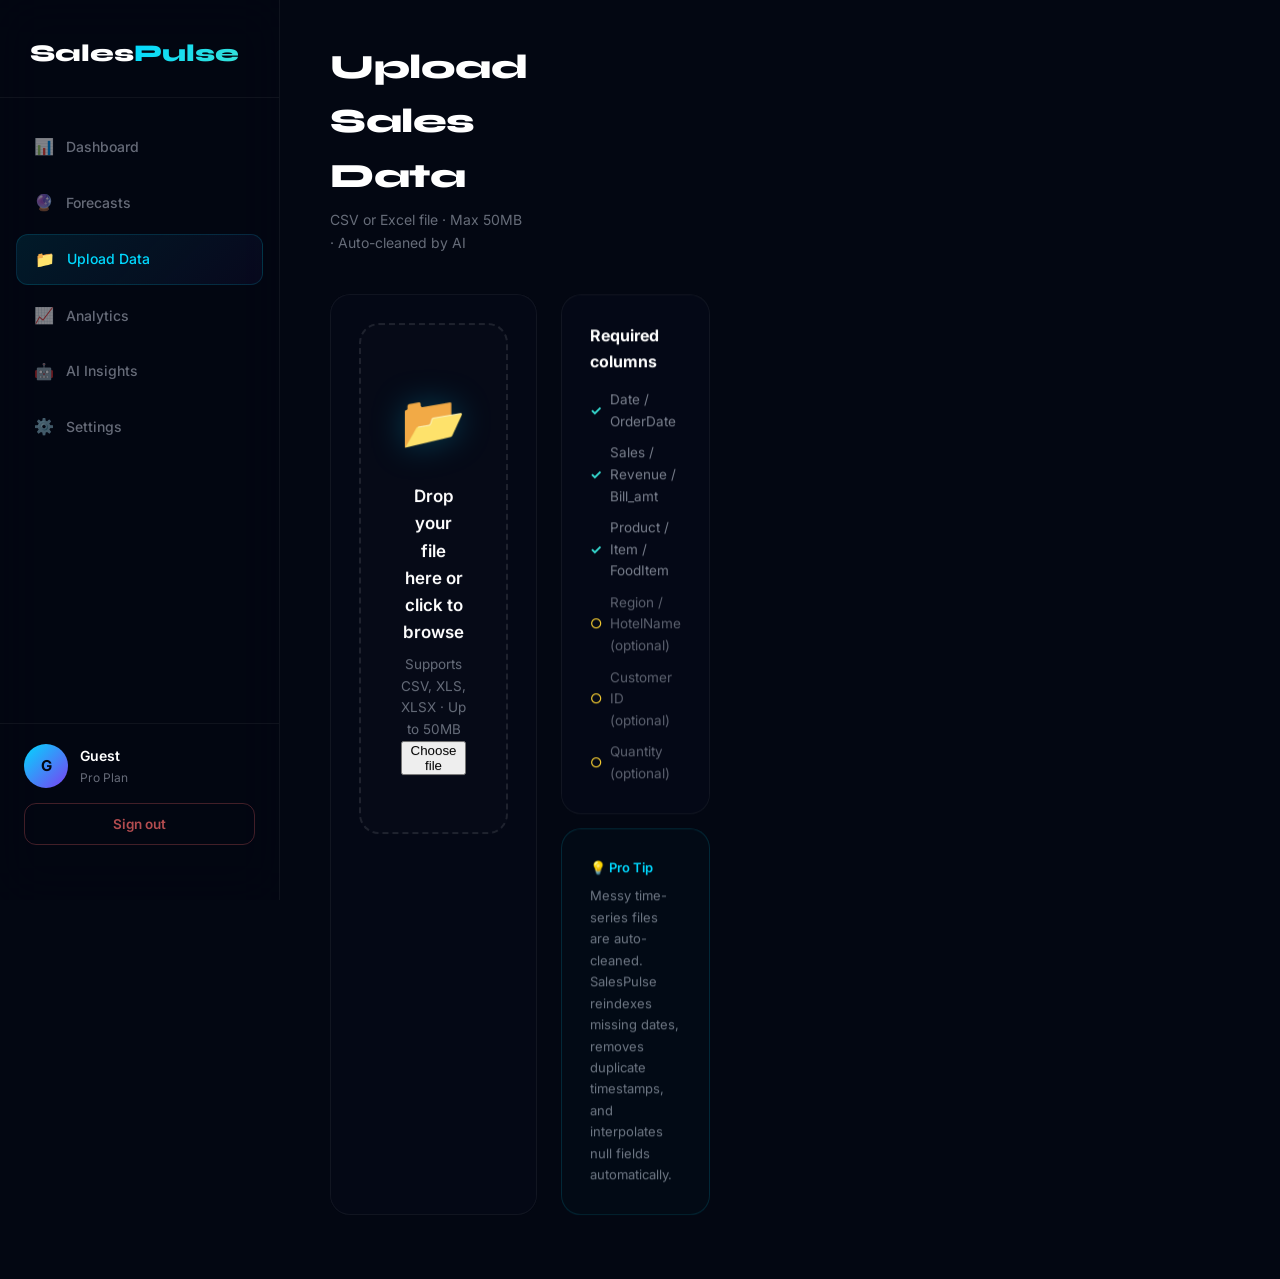
<file: salespulse/frontend/upload.html>
<!DOCTYPE html>
<html lang="en">
<head>
<meta charset="UTF-8"><meta name="viewport" content="width=device-width,initial-scale=1.0">
<meta name="description" content="Upload your sales data CSV or Excel file for AI-powered analysis and forecasting.">
<title>Upload Data — SalesPulse AI</title>
<link href="https://fonts.googleapis.com/css2?family=Inter:wght@300;400;500;600;700&family=Syne:wght@700;800&display=swap" rel="stylesheet">
<link rel="stylesheet" href="style.css">
<script src="https://cdnjs.cloudflare.com/ajax/libs/gsap/3.12.2/gsap.min.js"></script>
</head>
<body>
<!-- Aurora blobs -->
<div class="aurora-container">
  <div class="aurora-blob aurora-blob-1"></div>
  <div class="aurora-blob aurora-blob-2"></div>
  <div class="aurora-blob aurora-blob-3"></div>
</div>

<canvas id="mesh"></canvas>
<div class="dash-layout">
  <aside class="sidebar">
    <div class="sb-logo">Sales<span>Pulse</span></div>
    <ul class="sb-nav">
      <li><a href="dashboard.html"><span class="sb-icon">📊</span> Dashboard</a></li>
      <li><a href="forecast.html"><span class="sb-icon">🔮</span> Forecasts</a></li>
      <li><a href="upload.html" class="active"><span class="sb-icon">📁</span> Upload Data</a></li>
      <li><a href="#"><span class="sb-icon">📈</span> Analytics</a></li>
      <li><a href="#"><span class="sb-icon">🤖</span> AI Insights</a></li>
      <li><a href="#"><span class="sb-icon">⚙️</span> Settings</a></li>
    </ul>
    <div class="sb-bottom">
      <div class="sb-user">
        <div class="sb-avatar" id="userInitial">A</div>
        <div><div class="sb-name" id="userName">Aman Gupta</div><div class="sb-role">Pro Plan</div></div>
      </div>
      <button id="logoutBtn" class="btn-sidebar-logout">Sign out</button>
    </div>
  </aside>

  <main class="dash-main">
    <div class="dash-header">
      <div>
        <div class="dash-title">Upload Sales Data</div>
        <div class="dash-sub">CSV or Excel file · Max 50MB · Auto-cleaned by AI</div>
      </div>
    </div>

    <div style="display:grid;grid-template-columns:1.2fr 1fr;gap:24px;margin-bottom:24px" class="grid-container">
      <div class="chart-card">
        <div class="upload-zone" id="dropZone">
          <div class="upload-icon">📂</div>
          <div class="upload-text">Drop your file here or click to browse</div>
          <div class="upload-sub">Supports CSV, XLS, XLSX · Up to 50MB</div>
          <button class="btn-upload" type="button">Choose file</button>
          <input type="file" id="fileInput" accept=".csv,.xls,.xlsx" style="display:none">
        </div>

        <div id="uploadProgress" style="display:none;margin-top:16px">
          <div style="background:rgba(255,255,255,0.02);border:1px solid rgba(255,255,255,0.06);border-radius:12px;padding:20px">
            <div style="display:flex;justify-content:space-between;margin-bottom:10px">
              <span style="font-size:13.5px;color:#fff;font-weight:500" id="progressLabel">Uploading...</span>
              <span style="font-size:13px;color:#00D9FF;font-weight:600" id="progressPct">0%</span>
            </div>
            <div style="height:6px;background:rgba(255,255,255,.06);border-radius:100px;overflow:hidden">
              <div id="progressBar" style="height:100%;width:0%;background:linear-gradient(90deg,#00D9FF,#7B3FF2);border-radius:100px;transition:width .4s ease"></div>
            </div>
          </div>
        </div>
      </div>

      <div style="display:flex;flex-direction:column;gap:14px">
        <div class="chart-card">
          <div class="chart-title" style="margin-bottom:15px">Required columns</div>
          <div style="display:flex;flex-direction:column;gap:10px">
            <div style="display:flex;align-items:center;gap:8px;font-size:13.5px;color:rgba(201,209,224,.6)"><span style="color:#38E2D8;font-weight:700">✓</span> Date / OrderDate</div>
            <div style="display:flex;align-items:center;gap:8px;font-size:13.5px;color:rgba(201,209,224,.6)"><span style="color:#38E2D8;font-weight:700">✓</span> Sales / Revenue / Bill_amt</div>
            <div style="display:flex;align-items:center;gap:8px;font-size:13.5px;color:rgba(201,209,224,.6)"><span style="color:#38E2D8;font-weight:700">✓</span> Product / Item / FoodItem</div>
            <div style="display:flex;align-items:center;gap:8px;font-size:13.5px;color:rgba(201,209,224,.45)"><span style="color:#FBD134">○</span> Region / HotelName (optional)</div>
            <div style="display:flex;align-items:center;gap:8px;font-size:13.5px;color:rgba(201,209,224,.45)"><span style="color:#FBD134">○</span> Customer ID (optional)</div>
            <div style="display:flex;align-items:center;gap:8px;font-size:13.5px;color:rgba(201,209,224,.45)"><span style="color:#FBD134">○</span> Quantity (optional)</div>
          </div>
        </div>
        <div class="chart-card" style="background:rgba(0,217,255,.02);border-color:rgba(0,217,255,.15)">
          <div style="font-size:13px;font-weight:600;color:#00D9FF;margin-bottom:8px">💡 Pro Tip</div>
          <div style="font-size:13px;color:rgba(201,209,224,.55);line-height:1.65">Messy time-series files are auto-cleaned. SalesPulse reindexes missing dates, removes duplicate timestamps, and interpolates null fields automatically.</div>
        </div>
      </div>
    </div>

    <div class="chart-card" id="previewCard" style="display:none;margin-top:24px">
      <div class="chart-title" style="margin-bottom:14px">✅ Data Preview</div>
      <div style="overflow-x:auto">
        <table class="dash-table" id="previewTable">
          <thead id="previewHead"><tr></tr></thead>
          <tbody id="previewBody"></tbody>
        </table>
      </div>
      <div style="margin-top:20px;display:flex;gap:12px">
        <button onclick="location.href='forecast.html'" class="btn-nav-cta" style="font-size:14px;padding:12px 28px">Run AI Forecast →</button>
        <button onclick="location.href='dashboard.html'" class="btn-ghost" style="font-size:14px">View Dashboard</button>
      </div>
    </div>
  </main>
</div>

<script src="main.js"></script>
<script>
// Upload handler — async function
async function handleUpload(file) {
  if (!file) return;
  const prog = document.getElementById('uploadProgress');
  const bar = document.getElementById('progressBar');
  const pct = document.getElementById('progressPct');
  const lbl = document.getElementById('progressLabel');

  prog.style.display = 'block';
  bar.style.width = '30%';
  pct.textContent = '30%';
  lbl.textContent = 'Uploading ' + file.name + '...';
  showToast('Uploading ' + file.name + '...');

  const tkn = localStorage.getItem('token');
  const form = new FormData();
  form.append('file', file, file.name);

  try {
    bar.style.width = '60%';
    pct.textContent = '60%';
    lbl.textContent = 'Processing with AI validation...';

    const resp = await fetch(window.API_BASE + '/api/upload', {
      method: 'POST',
      headers: tkn ? { 'Authorization': 'Bearer ' + tkn } : {},
      body: form
    });

    if (resp.ok) {
      const res = await resp.json();
      bar.style.width = '100%';
      pct.textContent = '100%';
      lbl.textContent = 'Complete!';
      showToast('Uploaded ' + res.rows + ' rows successfully!');

      if (res.preview && res.preview.length > 0) {
        const card = document.getElementById('previewCard');
        const thead = document.getElementById('previewHead').querySelector('tr');
        const tbody = document.getElementById('previewBody');

        thead.innerHTML = (res.columns || Object.keys(res.preview[0])).map(c => '<th>' + c + '</th>').join('');
        tbody.innerHTML = res.preview.map(row => {
          const cols = res.columns || Object.keys(row);
          return '<tr>' + cols.map(c => '<td>' + (row[c] !== null && row[c] !== undefined ? row[c] : '') + '</td>').join('') + '</tr>';
        }).join('');

        card.style.display = 'block';
        
        // GSAP animate reveal
        gsap.from(card, { duration: 0.8, y: 30, opacity: 0, ease: "power4.out" });
        card.scrollIntoView({ behavior: 'smooth', block: 'center' });
      }
    } else {
      const err = await resp.json().catch(() => null);
      bar.style.width = '0%';
      showToast('Upload failed: ' + (err?.detail || resp.status), 'error');
    }
  } catch (e) {
    showToast('Backend unavailable — processing locally...', 'error');
    bar.style.width = '100%';
    pct.textContent = '100%';
    lbl.textContent = 'Processed locally';

    const reader = new FileReader();
    reader.onload = () => {
      const txt = reader.result;
      const lines = txt.split('\n').filter(l => l.trim());
      if (lines.length < 2) { showToast('File appears empty', 'error'); return; }

      const headers = lines[0].split(',').map(h => h.trim());
      const rows = lines.slice(1, 6);

      const card = document.getElementById('previewCard');
      const thead = document.getElementById('previewHead').querySelector('tr');
      const tbody = document.getElementById('previewBody');

      thead.innerHTML = headers.map(h => '<th>' + h + '</th>').join('');
      tbody.innerHTML = rows.map(r => '<tr>' + r.split(',').map(c => '<td>' + c.trim() + '</td>').join('') + '</tr>').join('');

      card.style.display = 'block';
      gsap.from(card, { duration: 0.8, y: 30, opacity: 0, ease: "power4.out" });
      card.scrollIntoView({ behavior: 'smooth', block: 'center' });
    };
    reader.readAsText(file.slice(0, 50000));
  }
}

const dz = document.getElementById('dropZone');
const fi = document.getElementById('fileInput');
if (dz && fi) {
  dz.addEventListener('click', () => fi.click());
  dz.addEventListener('dragover', e => { e.preventDefault(); dz.style.borderColor = '#00D9FF'; });
  dz.addEventListener('dragleave', () => { dz.style.borderColor = 'rgba(255,255,255,0.1)'; });
  dz.addEventListener('drop', e => { e.preventDefault(); dz.style.borderColor = 'rgba(255,255,255,0.1)'; handleUpload(e.dataTransfer.files[0]); });
  fi.addEventListener('change', () => { handleUpload(fi.files[0]); });
}

// User display
const uName = localStorage.getItem('userName') || 'Guest';
const nameEl = document.getElementById('userName');
const initEl = document.getElementById('userInitial');
if (nameEl) nameEl.textContent = uName;
if (initEl) initEl.textContent = uName.charAt(0).toUpperCase();

// Logout
document.getElementById('logoutBtn').addEventListener('click', function() {
  localStorage.removeItem('token');
  localStorage.removeItem('userName');
  localStorage.removeItem('sp_user');
  window.location.href = 'index.html';
});

// GSAP reveals
window.addEventListener('DOMContentLoaded', () => {
    gsap.from(".grid-container > div", { duration: 1, y: 30, opacity: 0, stagger: 0.15, ease: "power4.out" });
});
</script>
</body>
</html>
</file>
<file: salespulse/frontend/style.css>
/* ═══════════════════════════════════════════════════════════════════════════
   SalesPulse AI — Modern Premium Design System
   Inspired by Apple, Linear, Stripe, and OpenAI.
   ═══════════════════════════════════════════════════════════════════════════ */

@import url('https://fonts.googleapis.com/css2?family=Inter:wght@300;400;500;600;700&family=Syne:wght@700;800&display=swap');

:root {
  --bg-color: #030712;
  --panel-bg: rgba(10, 15, 30, 0.45);
  --panel-border: rgba(255, 255, 255, 0.055);
  --primary-glow: rgba(0, 217, 255, 0.15);
  
  --color-primary: #00D9FF;
  --color-secondary: #7B3FF2;
  --color-accent: #38E2D8;
  --color-text: #C9D1E0;
  --color-text-muted: rgba(201, 209, 224, 0.5);
  --color-text-bright: #ffffff;
  
  --font-sans: 'Inter', -apple-system, BlinkMacSystemFont, "Segoe UI", Roboto, sans-serif;
  --font-display: 'Syne', sans-serif;
  
  --glass-blur: blur(24px);
  --transition-smooth: all 0.5s cubic-bezier(0.16, 1, 0.3, 1);
  --transition-fast: all 0.25s cubic-bezier(0.16, 1, 0.3, 1);
}

*, *::before, *::after {
  box-sizing: border-box;
  margin: 0;
  padding: 0;
}

html {
  scroll-behavior: smooth;
  background-color: var(--bg-color);
}

body {
  font-family: var(--font-sans);
  background: var(--bg-color);
  color: var(--color-text);
  overflow-x: hidden;
  line-height: 1.6;
  -webkit-font-smoothing: antialiased;
}

/* ── AURORA GRADIENTS ── */
.aurora-container {
  position: fixed;
  inset: 0;
  z-index: -2;
  overflow: hidden;
  pointer-events: none;
}

.aurora-blob {
  position: absolute;
  width: 600px;
  height: 600px;
  border-radius: 50%;
  filter: blur(160px);
  opacity: 0.12;
  mix-blend-mode: screen;
  animation: float-aurora 25s infinite alternate ease-in-out;
}

.aurora-blob-1 {
  background: radial-gradient(circle, var(--color-primary) 0%, transparent 80%);
  top: -10%;
  left: -10%;
  animation-duration: 20s;
}

.aurora-blob-2 {
  background: radial-gradient(circle, var(--color-secondary) 0%, transparent 80%);
  bottom: -10%;
  right: -10%;
  animation-duration: 28s;
  animation-delay: -5s;
}

.aurora-blob-3 {
  background: radial-gradient(circle, var(--color-accent) 0%, transparent 80%);
  top: 40%;
  left: 50%;
  width: 500px;
  height: 500px;
  animation-duration: 24s;
  animation-delay: -10s;
}

@keyframes float-aurora {
  0% { transform: translate(0, 0) scale(1) rotate(0deg); }
  50% { transform: translate(80px, 50px) scale(1.1) rotate(180deg); }
  100% { transform: translate(-40px, -80px) scale(0.9) rotate(360deg); }
}

/* ── MESH BACKGROUND FOR SECTIONS ── */
#mesh {
  position: fixed;
  inset: 0;
  z-index: -1;
  pointer-events: none;
  opacity: 0.35;
}

/* ── PREMIUM SCROLLBAR ── */
::-webkit-scrollbar {
  width: 8px;
  height: 8px;
}
::-webkit-scrollbar-track {
  background: rgba(0, 0, 0, 0.2);
}
::-webkit-scrollbar-thumb {
  background: rgba(255, 255, 255, 0.08);
  border-radius: 4px;
  transition: var(--transition-fast);
}
::-webkit-scrollbar-thumb:hover {
  background: rgba(0, 217, 255, 0.3);
}

/* ── GLASS PANEL CLASS ── */
.glass-panel {
  background: var(--panel-bg);
  backdrop-filter: var(--glass-blur);
  -webkit-backdrop-filter: var(--glass-blur);
  border: 1px solid var(--panel-border);
  border-radius: 20px;
  box-shadow: 0 16px 40px rgba(0, 0, 0, 0.35), inset 0 1px 1px rgba(255, 255, 255, 0.03);
  transition: var(--transition-smooth);
}

.glass-panel:hover {
  border-color: rgba(0, 217, 255, 0.15);
  box-shadow: 0 20px 50px rgba(0, 217, 255, 0.05), inset 0 1px 1px rgba(255, 255, 255, 0.05);
}

/* ── NAVIGATION BAR ── */
.nav {
  position: fixed;
  top: 0;
  left: 0;
  right: 0;
  z-index: 200;
  height: 70px;
  display: flex;
  align-items: center;
  padding: 0 6%;
  backdrop-filter: var(--glass-blur);
  -webkit-backdrop-filter: var(--glass-blur);
  background: rgba(3, 7, 18, 0.65);
  border-bottom: 1px solid var(--panel-border);
  transition: var(--transition-smooth);
}

.nav-logo {
  font-family: var(--font-display);
  font-size: 22px;
  font-weight: 800;
  letter-spacing: -0.5px;
  color: var(--color-text-bright);
}

.nav-logo span {
  background: linear-gradient(135deg, var(--color-primary), var(--color-accent));
  -webkit-background-clip: text;
  -webkit-text-fill-color: transparent;
  background-clip: text;
}

.nav-links {
  display: flex;
  gap: 32px;
  list-style: none;
  margin-left: 48px;
}

.nav-links a {
  font-size: 14px;
  font-weight: 500;
  color: var(--color-text-muted);
  text-decoration: none;
  transition: var(--transition-fast);
  position: relative;
  padding: 6px 0;
}

.nav-links a::after {
  content: '';
  position: absolute;
  bottom: 0;
  left: 0;
  width: 0;
  height: 1px;
  background: var(--color-primary);
  transition: var(--transition-fast);
}

.nav-links a:hover {
  color: var(--color-text-bright);
}

.nav-links a:hover::after {
  width: 100%;
}

.nav-right {
  margin-left: auto;
  display: flex;
  gap: 16px;
  align-items: center;
}

/* ── HIGH END BUTTONS ── */
.btn {
  display: inline-flex;
  align-items: center;
  justify-content: center;
  padding: 12px 28px;
  border-radius: 12px;
  font-size: 14.5px;
  font-weight: 600;
  font-family: var(--font-sans);
  text-decoration: none;
  cursor: pointer;
  transition: var(--transition-smooth);
  border: none;
  position: relative;
  overflow: hidden;
}

.btn-primary {
  background: linear-gradient(135deg, var(--color-primary), var(--color-secondary));
  color: var(--color-text-bright);
  box-shadow: 0 8px 30px rgba(123, 63, 242, 0.25);
}

.btn-primary:hover {
  transform: translateY(-2px);
  box-shadow: 0 12px 40px rgba(0, 217, 255, 0.4);
}

.btn-secondary {
  background: rgba(255, 255, 255, 0.03);
  color: var(--color-text-bright);
  border: 1px solid rgba(255, 255, 255, 0.08);
}

.btn-secondary:hover {
  background: rgba(255, 255, 255, 0.07);
  border-color: rgba(0, 217, 255, 0.3);
  transform: translateY(-2px);
}

.btn-ghost {
  padding: 10px 24px;
  border: 1px solid var(--panel-border);
  border-radius: 10px;
  background: transparent;
  color: var(--color-text);
  font-size: 13.5px;
  font-weight: 500;
  cursor: pointer;
  transition: var(--transition-fast);
}

.btn-ghost:hover {
  background: rgba(255, 255, 255, 0.03);
  border-color: rgba(0, 217, 255, 0.3);
  color: var(--color-text-bright);
}

.btn-nav-cta {
  padding: 10px 22px;
  border-radius: 10px;
  background: linear-gradient(135deg, var(--color-primary), var(--color-accent));
  border: none;
  color: #030712;
  font-size: 13.5px;
  font-weight: 600;
  cursor: pointer;
  transition: var(--transition-fast);
}

.btn-nav-cta:hover {
  transform: translateY(-1px);
  box-shadow: 0 4px 20px rgba(0, 217, 255, 0.35);
}

.btn-sidebar-logout {
  width: 100%;
  margin-top: 15px;
  padding: 12px;
  background: transparent;
  border: 1.5px solid rgba(255, 107, 107, 0.25);
  border-radius: 12px;
  color: rgba(255, 107, 107, 0.7);
  font-size: 13.5px;
  cursor: pointer;
  font-family: var(--font-sans);
  font-weight: 600;
  transition: var(--transition-fast);
}

.btn-sidebar-logout:hover {
  background: rgba(255, 107, 107, 0.1);
  border-color: rgba(255, 107, 107, 0.55);
  color: #ff6b6b;
}

.btn-full {
  width: 100%;
}

.btn-icon {
  margin-left: 8px;
  transition: var(--transition-fast);
}

.btn:hover .btn-icon {
  transform: translateX(4px);
}

/* ── HERO CONTAINER & LANDING PAGE ── */
.hero-container {
  position: relative;
  width: 100%;
  min-height: 100vh;
  display: flex;
  align-items: center;
  justify-content: center;
  overflow: hidden;
  padding: 120px 4% 80px;
}

#heroCanvas {
  position: absolute;
  top: 0;
  left: 0;
  width: 100%;
  height: 100%;
  z-index: 1;
}

.hero-content {
  position: relative;
  z-index: 10;
  text-align: center;
  padding: 40px;
  max-width: 900px;
}

.hero-logo {
  margin-bottom: 24px;
}

.hero-logo svg {
  filter: drop-shadow(0 0 35px rgba(0, 217, 255, 0.6));
}

.hero-title {
  font-family: var(--font-display);
  font-size: clamp(48px, 7.5vw, 92px);
  font-weight: 800;
  line-height: 1.05;
  color: var(--color-text-bright);
  margin: 16px 0;
  letter-spacing: -2.5px;
  background: linear-gradient(135deg, #fff 30%, rgba(255, 255, 255, 0.6) 100%);
  -webkit-background-clip: text;
  -webkit-text-fill-color: transparent;
  background-clip: text;
}

.hero-title em {
  font-style: normal;
  background: linear-gradient(135deg, var(--color-primary), var(--color-secondary));
  -webkit-background-clip: text;
  -webkit-text-fill-color: transparent;
  background-clip: text;
}

.hero-subtitle {
  font-size: 19px;
  color: var(--color-text-muted);
  max-width: 580px;
  margin: 20px auto 35px;
  line-height: 1.7;
}

.hero-features {
  display: flex;
  gap: 16px;
  justify-content: center;
  flex-wrap: wrap;
  margin-bottom: 40px;
}

.feature-badge {
  padding: 8px 18px;
  background: rgba(255, 255, 255, 0.02);
  border: 1px solid rgba(255, 255, 255, 0.06);
  border-radius: 30px;
  font-size: 13px;
  font-weight: 500;
  color: var(--color-text);
  transition: var(--transition-fast);
}

.feature-badge:hover {
  background: rgba(0, 217, 255, 0.05);
  border-color: rgba(0, 217, 255, 0.35);
  color: var(--color-primary);
  transform: translateY(-2px);
}

.hero-buttons {
  display: flex;
  gap: 16px;
  justify-content: center;
}

.floating-cards {
  display: flex;
  gap: 24px;
  justify-content: center;
  margin-top: 80px;
}

.card {
  padding: 24px;
  background: rgba(255, 255, 255, 0.02);
  border: 1px solid rgba(255, 255, 255, 0.05);
  border-radius: 18px;
  backdrop-filter: var(--glass-blur);
  -webkit-backdrop-filter: var(--glass-blur);
  animation: float 4s ease-in-out infinite;
  transition: var(--transition-smooth);
}

.card-1 { animation-delay: 0s; }
.card-2 { animation-delay: 0.8s; }
.card-3 { animation-delay: 1.6s; }

.card:hover {
  background: rgba(255, 255, 255, 0.05);
  border-color: rgba(0, 217, 255, 0.3);
  transform: translateY(-8px) scale(1.02);
  box-shadow: 0 20px 40px rgba(0, 217, 255, 0.06);
}

.card-icon {
  font-size: 36px;
  margin-bottom: 12px;
}

.card-text {
  font-size: 14.5px;
  font-weight: 600;
  color: var(--color-primary);
}

@keyframes float {
  0%, 100% { transform: translateY(0px); }
  50% { transform: translateY(-12px); }
}

.scroll-indicator {
  position: absolute;
  bottom: 40px;
  left: 50%;
  transform: translateX(-50%);
  animation: bounce 2s infinite;
  color: var(--color-text-muted);
  font-size: 13px;
  letter-spacing: 1px;
}

@keyframes bounce {
  0%, 100% { transform: translateX(-50%) translateY(0); }
  50% { transform: translateX(-50%) translateY(-8px); }
}

/* ── FEATURES SECTION ── */
.features-section {
  background: rgba(3, 7, 18, 0.6);
  padding: 120px 6%;
  border-top: 1px solid var(--panel-border);
}

.section-content {
  max-width: 1200px;
  margin: 0 auto;
}

.section-content h2 {
  font-family: var(--font-display);
  font-size: clamp(36px, 5vw, 56px);
  font-weight: 800;
  text-align: center;
  color: var(--color-text-bright);
  margin-bottom: 70px;
  letter-spacing: -1.5px;
  background: linear-gradient(135deg, #fff 40%, rgba(255,255,255,0.5) 100%);
  -webkit-background-clip: text;
  -webkit-text-fill-color: transparent;
  background-clip: text;
}

.features-grid {
  display: grid;
  grid-template-columns: repeat(auto-fit, minmax(280px, 1fr));
  gap: 30px;
}

.feature-item {
  padding: 40px;
  background: var(--panel-bg);
  backdrop-filter: var(--glass-blur);
  -webkit-backdrop-filter: var(--glass-blur);
  border: 1px solid var(--panel-border);
  border-radius: 24px;
  transition: var(--transition-smooth);
}

.feature-item:hover {
  background: rgba(255, 255, 255, 0.02);
  border-color: rgba(0, 217, 255, 0.25);
  transform: translateY(-6px);
  box-shadow: 0 20px 40px rgba(0, 0, 0, 0.3);
}

.feature-icon {
  font-size: 44px;
  margin-bottom: 24px;
}

.feature-item h3 {
  font-size: 20px;
  font-weight: 700;
  color: var(--color-text-bright);
  margin-bottom: 14px;
}

.feature-item p {
  font-size: 14.5px;
  color: var(--color-text-muted);
  line-height: 1.65;
}

/* ── AUTH PAGES ── */
.auth-page {
  position: fixed;
  top: 0;
  left: 0;
  width: 100%;
  height: 100%;
  display: flex;
  align-items: center;
  justify-content: center;
  padding: 24px;
}

#authBgCanvas {
  position: fixed;
  top: 0;
  left: 0;
  width: 100%;
  height: 100%;
  z-index: -1;
}

.auth-container {
  display: grid;
  grid-template-columns: 1.1fr 0.9fr;
  gap: 60px;
  max-width: 1100px;
  width: 100%;
  z-index: 10;
}

.auth-card {
  background: rgba(12, 17, 32, 0.65);
  backdrop-filter: var(--glass-blur);
  -webkit-backdrop-filter: var(--glass-blur);
  border: 1px solid var(--panel-border);
  border-radius: 28px;
  padding: 50px;
  box-shadow: 0 24px 70px rgba(0, 0, 0, 0.55);
}

.auth-header {
  margin-bottom: 35px;
  text-align: center;
}

.logo-mini {
  margin-bottom: 16px;
  display: flex;
  justify-content: center;
}

.logo-mini svg {
  filter: drop-shadow(0 0 20px rgba(0, 217, 255, 0.5));
}

.auth-header h1 {
  font-family: var(--font-display);
  font-size: 32px;
  font-weight: 800;
  color: var(--color-text-bright);
  margin-bottom: 8px;
}

.auth-header p {
  font-size: 15px;
  color: var(--color-text-muted);
}

.auth-form {
  display: flex;
  flex-direction:column;
  gap: 18px;
}

.form-group {
  position: relative;
}

.form-group label {
  display: block;
  font-size: 12px;
  font-weight: 600;
  color: rgba(201, 209, 224, 0.7);
  margin-bottom: 8px;
  text-transform: uppercase;
  letter-spacing: 0.8px;
}

.form-group input {
  width: 100%;
  padding: 14px 18px;
  background: rgba(255, 255, 255, 0.02);
  border: 1.5px solid rgba(255, 255, 255, 0.06);
  border-radius: 12px;
  color: var(--color-text-bright);
  font-size: 14.5px;
  font-family: inherit;
  outline: none;
  transition: var(--transition-fast);
}

.form-group input:focus {
  background: rgba(0, 217, 255, 0.04);
  border-color: rgba(0, 217, 255, 0.4);
  box-shadow: 0 0 20px rgba(0, 217, 255, 0.15);
}

.form-group input::placeholder {
  color: rgba(255, 255, 255, 0.15);
}

.input-focus {
  position: absolute;
  bottom: 0;
  left: 0;
  width: 0;
  height: 2px;
  background: linear-gradient(90deg, var(--color-primary), var(--color-accent));
  transition: var(--transition-fast);
}

.form-group input:focus ~ .input-focus {
  width: 100%;
}

.form-remember, .form-terms {
  display: flex;
  gap: 10px;
  align-items: center;
  font-size: 13.5px;
  color: var(--color-text-muted);
}

.form-remember input, .form-terms input {
  accent-color: var(--color-primary);
  width: 16px;
  height: 16px;
  cursor: pointer;
}

.auth-divider {
  text-align: center;
  font-size: 13px;
  color: rgba(201, 209, 224, 0.35);
  margin: 20px 0;
}

.auth-footer {
  text-align: center;
  margin-top: 20px;
}

.auth-footer a {
  color: var(--color-primary);
  text-decoration: none;
  font-size: 13.5px;
  transition: var(--transition-fast);
}

.auth-footer a:hover {
  color: var(--color-text-bright);
}

.auth-info {
  display: flex;
  flex-direction: column;
  gap: 24px;
  justify-content: center;
}

.info-item {
  text-align: left;
  padding: 24px;
  background: rgba(255, 255, 255, 0.02);
  border: 1px solid rgba(255, 255, 255, 0.05);
  border-radius: 20px;
  backdrop-filter: var(--glass-blur);
  -webkit-backdrop-filter: var(--glass-blur);
  transition: var(--transition-fast);
}

.info-item:hover {
  background: rgba(255, 255, 255, 0.04);
  transform: translateX(4px);
}

.info-icon {
  font-size: 32px;
  margin-bottom: 12px;
}

.info-item h3 {
  font-size: 17px;
  font-weight: 700;
  color: var(--color-text-bright);
  margin-bottom: 6px;
}

.info-item p {
  font-size: 13.5px;
  color: var(--color-text-muted);
}

/* ── DASHBOARD LAYOUT & SIDENAV ── */
.dash-layout {
  display: grid;
  grid-template-columns: 280px 1fr;
  min-height: 100vh;
  background: var(--bg-color);
}

.sidebar {
  background: rgba(3, 7, 18, 0.85);
  backdrop-filter: var(--glass-blur);
  -webkit-backdrop-filter: var(--glass-blur);
  border-right: 1px solid var(--panel-border);
  padding: 35px 0;
  position: fixed;
  left: 0;
  top: 0;
  bottom: 0;
  width: 280px;
  z-index: 100;
  display: flex;
  flex-direction: column;
  overflow-y: auto;
}

.sb-logo {
  font-family: var(--font-display);
  font-size: 24px;
  font-weight: 800;
  padding: 0 30px 24px;
  border-bottom: 1px solid rgba(255, 255, 255, 0.05);
  margin-bottom: 24px;
  color: var(--color-text-bright);
}

.sb-logo span {
  background: linear-gradient(135deg, var(--color-primary), var(--color-accent));
  -webkit-background-clip: text;
  -webkit-text-fill-color: transparent;
  background-clip: text;
}

.sb-nav {
  list-style: none;
  padding: 0 16px;
  flex-grow: 1;
}

.sb-nav li a {
  display: flex;
  align-items: center;
  gap: 12px;
  padding: 12px 18px;
  border-radius: 12px;
  color: var(--color-text-muted);
  text-decoration: none;
  font-size: 14px;
  font-weight: 500;
  transition: var(--transition-smooth);
  margin-bottom: 6px;
}

.sb-nav li a:hover {
  background: rgba(255, 255, 255, 0.03);
  color: var(--color-text-bright);
}

.sb-nav li a.active {
  background: linear-gradient(135deg, rgba(0, 217, 255, 0.1), rgba(123, 63, 242, 0.05));
  border: 1px solid rgba(0, 217, 255, 0.15);
  color: var(--color-primary);
}

.sb-icon {
  font-size: 16px;
}

.sb-bottom {
  padding: 20px 24px;
  border-top: 1px solid rgba(255, 255, 255, 0.05);
}

.sb-user {
  display: flex;
  align-items: center;
  gap: 12px;
}

.sb-avatar {
  width: 44px;
  height: 44px;
  border-radius: 50%;
  background: linear-gradient(135deg, var(--color-primary), var(--color-secondary));
  display: flex;
  align-items: center;
  justify-content: center;
  font-size: 15px;
  font-weight: 700;
  color: #030712;
}

.sb-name {
  font-size: 14px;
  font-weight: 600;
  color: var(--color-text-bright);
}

.sb-role {
  font-size: 12px;
  color: var(--color-text-muted);
}

.dash-main {
  margin-left: 280px;
  padding: 40px 50px;
  min-height: 100vh;
  position: relative;
}

.dash-header {
  display: flex;
  align-items: center;
  justify-content: space-between;
  margin-bottom: 40px;
}

.dash-title {
  font-family: var(--font-display);
  font-size: 34px;
  font-weight: 800;
  letter-spacing: -0.5px;
  color: var(--color-text-bright);
}

.dash-sub {
  font-size: 14px;
  color: var(--color-text-muted);
  margin-top: 6px;
}

/* ── KPI METRICS CARDS ── */
.kpi-grid {
  display: grid;
  grid-template-columns: repeat(auto-fit, minmax(220px, 1fr));
  gap: 20px;
  margin-bottom: 30px;
}

.kpi-card {
  background: var(--panel-bg);
  backdrop-filter: var(--glass-blur);
  -webkit-backdrop-filter: var(--glass-blur);
  border: 1px solid var(--panel-border);
  border-radius: 20px;
  padding: 24px;
  position: relative;
  overflow: hidden;
  transition: var(--transition-smooth);
}

.kpi-card::before {
  content: '';
  position: absolute;
  top: 0;
  left: 0;
  width: 4px;
  height: 100%;
  background: transparent;
  transition: var(--transition-fast);
}

.kpi-card:hover {
  border-color: rgba(0, 217, 255, 0.2);
  transform: translateY(-3px);
  box-shadow: 0 12px 30px rgba(0, 0, 0, 0.25);
}

.kpi-card:hover::before {
  background: var(--color-primary);
}

.kpi-label {
  font-size: 12px;
  color: var(--color-text-muted);
  font-weight: 600;
  text-transform: uppercase;
  letter-spacing: 0.8px;
}

.kpi-val {
  font-family: var(--font-display);
  font-size: 30px;
  font-weight: 800;
  color: var(--color-text-bright);
  margin: 10px 0;
  letter-spacing: -0.5px;
}

.kpi-change {
  font-size: 13px;
  font-weight: 600;
  display: flex;
  align-items: center;
  gap: 4px;
}

.kpi-change.up { color: var(--color-primary); }
.kpi-change.dn { color: #FF6B6B; }

/* ── CHARTS CONTAINER ── */
.charts-row {
  display: grid;
  grid-template-columns: 1.8fr 1.2fr;
  gap: 24px;
  margin-bottom: 30px;
}

.charts-row.equal {
  grid-template-columns: repeat(auto-fit, minmax(360px, 1fr));
}

.chart-card {
  background: var(--panel-bg);
  backdrop-filter: var(--glass-blur);
  -webkit-backdrop-filter: var(--glass-blur);
  border: 1px solid var(--panel-border);
  border-radius: 20px;
  padding: 28px;
  transition: var(--transition-smooth);
}

.chart-card:hover {
  border-color: rgba(255, 255, 255, 0.08);
}

.chart-title {
  font-size: 16px;
  font-weight: 700;
  color: var(--color-text-bright);
}

.chart-sub {
  font-size: 13px;
  color: var(--color-text-muted);
  margin-bottom: 24px;
}

/* ── TABLES AND DATA SHEETS ── */
.bottom-row {
  display: grid;
  grid-template-columns: repeat(auto-fit, minmax(320px, 1fr));
  gap: 24px;
}

.table-card {
  background: var(--panel-bg);
  backdrop-filter: var(--glass-blur);
  -webkit-backdrop-filter: var(--glass-blur);
  border: 1px solid var(--panel-border);
  border-radius: 20px;
  padding: 28px;
}

.dash-table {
  width: 100%;
  border-collapse: collapse;
  margin-top: 15px;
}

.dash-table thead {
  border-bottom: 1.5px solid rgba(255, 255, 255, 0.05);
}

.dash-table th {
  text-align: left;
  padding: 14px 10px;
  font-size: 11px;
  font-weight: 600;
  color: var(--color-text-muted);
  text-transform: uppercase;
  letter-spacing: 0.8px;
}

.dash-table td {
  padding: 16px 10px;
  color: rgba(201, 209, 224, 0.8);
  font-size: 13.5px;
}

.dash-table tr {
  border-bottom: 1px solid rgba(255, 255, 255, 0.03);
  transition: var(--transition-fast);
}

.dash-table tr:hover {
  background: rgba(255, 255, 255, 0.01);
}

.dash-table tr:last-child {
  border-bottom: none;
}

.td-primary {
  color: var(--color-text-bright);
  font-weight: 500;
}

.td-amount {
  text-align: right;
  color: var(--color-primary);
  font-weight: 600;
}

.td-cancelled {
  color: #FF6B6B;
}

/* ── FILE UPLOAD COMPONENT ── */
.upload-zone {
  border: 2px dashed rgba(255, 255, 255, 0.1);
  border-radius: 20px;
  padding: 55px 40px;
  text-align: center;
  cursor: pointer;
  background: rgba(255, 255, 255, 0.01);
  transition: var(--transition-smooth);
}

.upload-zone:hover {
  border-color: var(--color-primary);
  background: rgba(0, 217, 255, 0.03);
  box-shadow: 0 0 30px rgba(0, 217, 255, 0.05);
}

.upload-icon {
  font-size: 52px;
  margin-bottom: 20px;
  filter: drop-shadow(0 0 16px rgba(0, 217, 255, 0.25));
}

.upload-text {
  font-size: 17px;
  font-weight: 600;
  color: var(--color-text-bright);
  margin-bottom: 8px;
}

.upload-sub {
  font-size: 13.5px;
  color: var(--color-text-muted);
}

/* ── STATUS PILLS ── */
.status-pill {
  display: inline-flex;
  align-items: center;
  padding: 4px 12px;
  border-radius: 20px;
  font-size: 11px;
  font-weight: 700;
  letter-spacing: 0.5px;
}

.s-delivered { background: rgba(0, 217, 255, 0.12); color: var(--color-primary); }
.s-cancelled { background: rgba(255, 107, 107, 0.12); color: #FF6B6B; }
.s-progress { background: rgba(251, 209, 52, 0.12); color: #FBD134; }

/* ── TOAST NOTIFICATIONS ── */
.toast {
  position: fixed;
  bottom: -100px;
  left: 50%;
  transform: translateX(-50%);
  padding: 16px 32px;
  border-radius: 14px;
  font-size: 14px;
  font-weight: 600;
  z-index: 9999;
  transition: all 0.6s cubic-bezier(0.16, 1, 0.3, 1);
  pointer-events: none;
  backdrop-filter: var(--glass-blur);
  box-shadow: 0 20px 50px rgba(0, 0, 0, 0.5);
  max-width: 500px;
  text-align: center;
}

.toast.show {
  bottom: 40px;
  pointer-events: auto;
}

.toast-success {
  background: rgba(10, 25, 45, 0.85);
  border: 1px solid rgba(0, 217, 255, 0.3);
  color: var(--color-primary);
}

.toast-error {
  background: rgba(45, 10, 10, 0.85);
  border: 1px solid rgba(255, 107, 107, 0.3);
  color: #FF6B6B;
}

/* ── INSIGHT CARDS (Gemini Reports) ── */
.insight-card {
  border-radius: 14px;
  padding: 16px 20px;
  transition: var(--transition-smooth);
}

.insight-card:hover {
  transform: translateX(6px);
}

.insight-high {
  background: linear-gradient(135deg, rgba(0, 217, 255, 0.08), rgba(0, 217, 255, 0.03));
  border: 1px solid rgba(0, 217, 255, 0.15);
}

.insight-high:hover { border-color: rgba(0, 217, 255, 0.4); }

.insight-warn {
  background: linear-gradient(135deg, rgba(251, 209, 52, 0.08), rgba(251, 209, 52, 0.03));
  border: 1px solid rgba(251, 209, 52, 0.15);
}

.insight-warn:hover { border-color: rgba(251, 209, 52, 0.4); }

.insight-growth {
  background: linear-gradient(135deg, rgba(123, 63, 242, 0.08), rgba(123, 63, 242, 0.03));
  border: 1px solid rgba(123, 63, 242, 0.15);
}

.insight-growth:hover { border-color: rgba(123, 63, 242, 0.4); }

.insight-label {
  font-size: 11px;
  font-weight: 700;
  margin-bottom: 6px;
  letter-spacing: 0.5px;
}

.insight-text {
  font-size: 13.5px;
  color: var(--color-text-muted);
  line-height: 1.6;
}

/* ── SKELETON PULSING PLACEHOLDERS ── */
.skeleton-pulse {
  background: linear-gradient(90deg, rgba(255, 255, 255, 0.03) 25%, rgba(255, 255, 255, 0.08) 50%, rgba(255, 255, 255, 0.03) 75%);
  background-size: 200% 100%;
  animation: loading-pulse 1.6s infinite;
  border-radius: 8px;
}

@keyframes loading-pulse {
  0% { background-position: 200% 0; }
  100% { background-position: -200% 0; }
}

/* ── MEDIA QUERIES ── */
@media (max-width: 1150px) {
  .auth-container { grid-template-columns: 1fr; }
  .auth-info { display: none; }
}

@media (max-width: 1024px) {
  .kpi-grid { grid-template-columns: repeat(2, 1fr); }
  .charts-row { grid-template-columns: 1fr; }
  .bottom-row { grid-template-columns: 1fr; }
}

@media (max-width: 768px) {
  .dash-layout { grid-template-columns: 1fr; }
  .sidebar { width: 0; transform: translateX(-100%); }
  .dash-main { margin-left: 0; padding: 24px; }
  .kpi-grid { grid-template-columns: 1fr; }
  .features-grid { grid-template-columns: 1fr; }
  .hero-buttons { flex-direction: column; }
  .floating-cards { flex-direction: column; }
}
</file>
